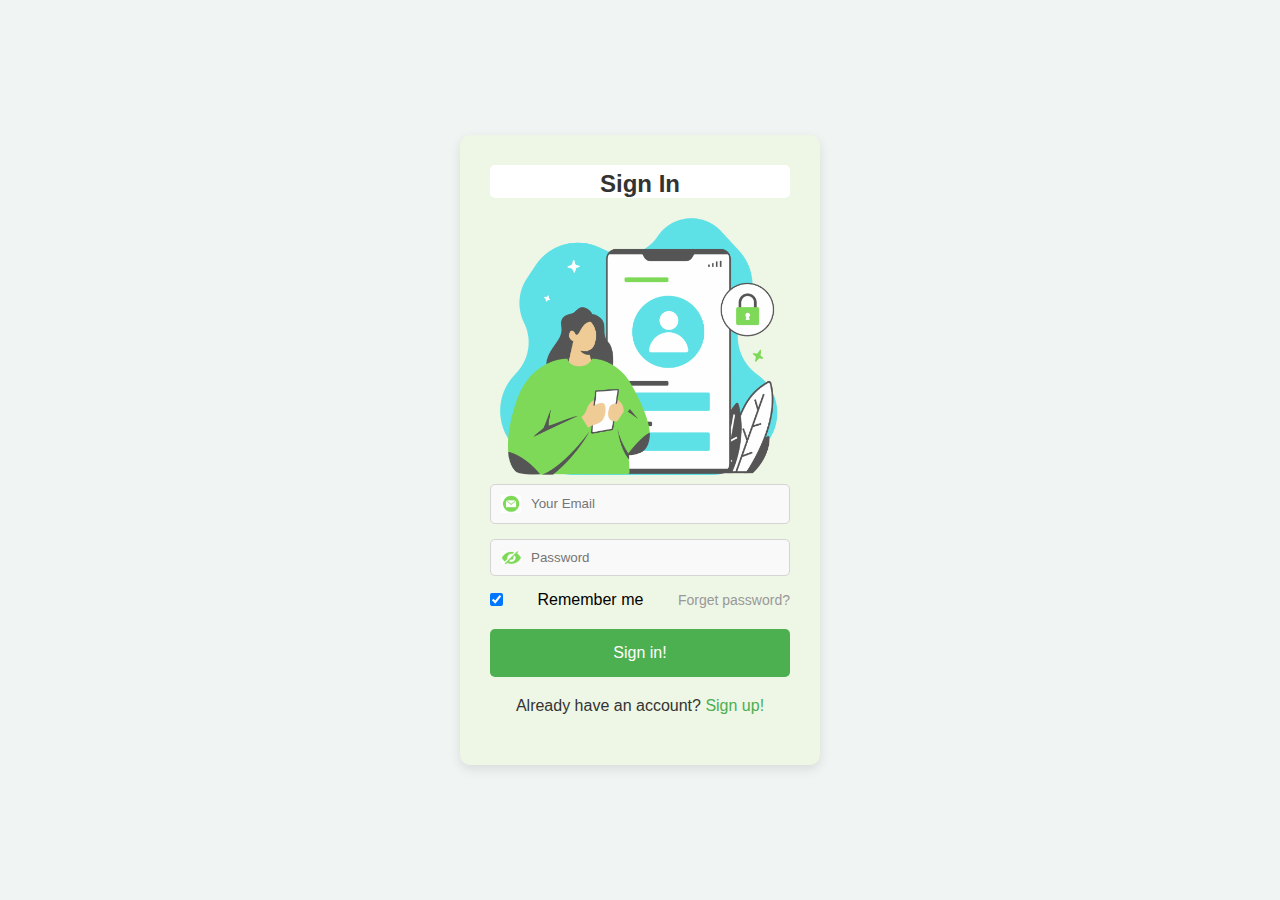
<file: index.html>
<!DOCTYPE html>
<html lang="en">
<head>
    <meta charset="UTF-8">
    <meta name="viewport" content="width=device-width, initial-scale=1.0">
    <title>FinDoc</title>
    <link rel="stylesheet" href="styles.css">
</head>
<body>
    <div class="container">
        <div class="login-box">
            <div class="logintext">
                <h2>Sign In</h2>
            </div>
          
            <div class="loginimg">
                <img src="Assets/Screenshot 2024-09-21 211648.png" alt="image">
            </div>
            <!-- Adding the form with correct IDs and onsubmit attribute -->
            <form onsubmit="login(); return false;">
                <div class="input-group">
                    <img src="Assets/email login.png" alt="Email">
                    <input type="email" id="userName" placeholder="Your Email" required>
                </div>
                <div class="input-group">
                    <img src="Assets/hidepassword.png" alt="Password">
                    <input type="password" id="userPassword" placeholder="Password" required>
                </div>
                <div class="remember">
                    <input type="checkbox" id="rememberMe" checked>
                    <label for="rememberMe">Remember me</label>
                    <a href="#" class="forgot">Forget password?</a>
                </div>
                <button type="submit">Sign in!</button>
            </form>

            <p class="signup">Already have an account? <a href="#">Sign up!</a></p>
        </div>
    </div>
    

    <script>
        function login() {
            let userName = document.getElementById('userName').value;
            let userPassword = document.getElementById('userPassword').value;

            if (userName === '' || userPassword === '') {
                alert('Please enter both username and password.');
            } else {
                // Redirect to Home.html after successful login
                window.location.href = 'Home.html';
            }
        }
    </script>
</body>
</html>
</file>
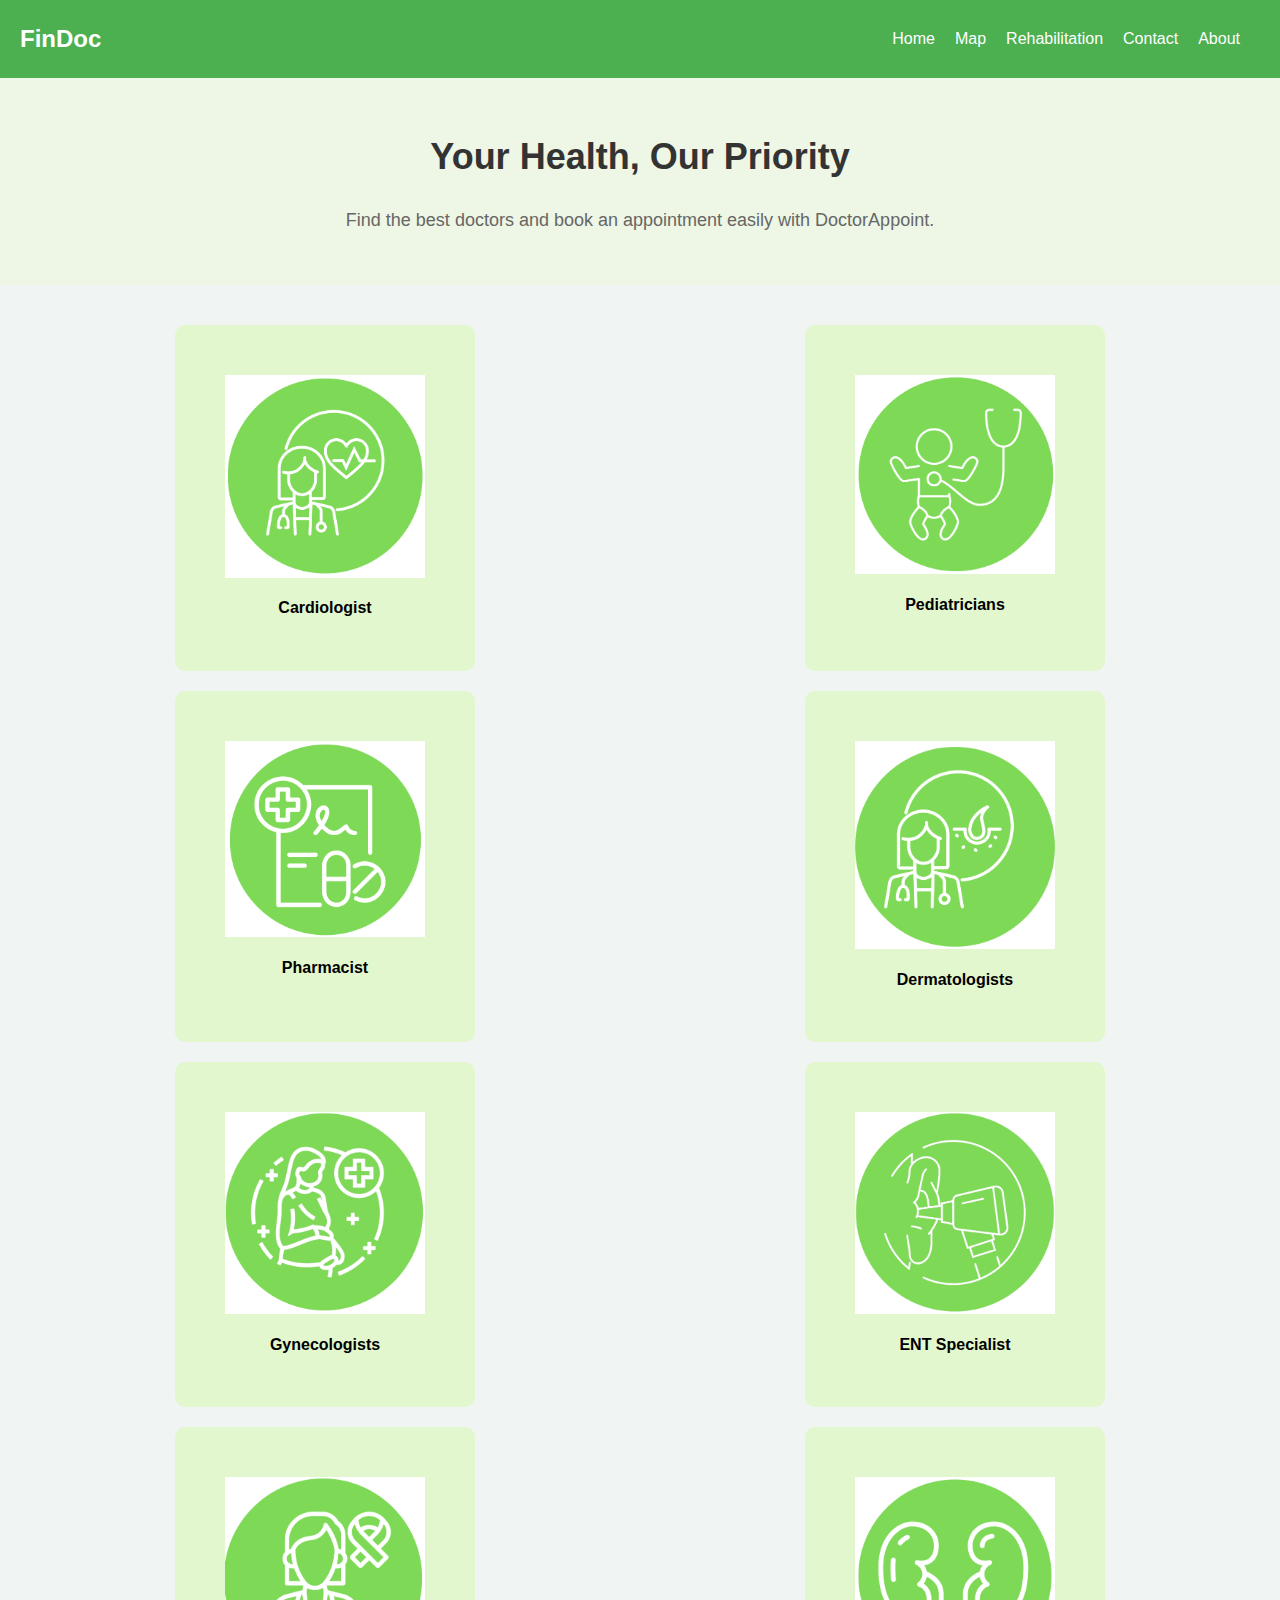
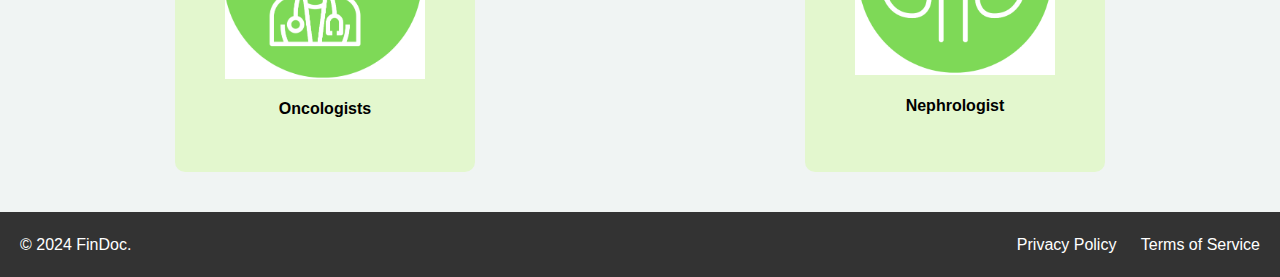
<file: category.html>
<!DOCTYPE html>
<html lang="en">
<head>
    <meta charset="UTF-8">
    <meta name="viewport" content="width=device-width, initial-scale=1.0">
    <title>FinDoc</title>
    <style>
    /* General Styles */
* {
    margin: 0;
    padding: 0;
    box-sizing: border-box;
    font-family: 'Arial', sans-serif;
}

body {
    background-color: #f0f4f3;
    line-height: 1.6;
}

/* Navbar */
.navbar {
    display: flex;
    justify-content: space-between;
    align-items: center;
    padding: 20px;
    background-color: #4caf50;
    color: white;
}

.logo h1 {
    font-size: 24px;
    color: white;
}

.nav-links {
    display: flex;
    list-style: none;
}

.nav-links li {
    margin-right: 20px;
}

.nav-links li a {
    text-decoration: none;
    color: white;
    font-size: 16px;
}

/* Hero Section */
.hero {
    background-color: #eef6e5;
    padding: 50px 0;
    text-align: center;
}

.hero-content h2 {
    font-size: 36px;
    color: #333;
}

.hero-content p {
    margin-top: 20px;
    font-size: 18px;
    color: #666;
}

.hero-btn {
    margin-top: 20px;
    padding: 10px 20px;
    background-color: #4caf50;
    color: white;
    text-decoration: none;
    border-radius: 5px;
}

.hero-btn:hover {
    background-color: #45a049;
}

/* Sections */
.section {
    padding: 40px 20px;
}

.section-header {
    display: flex;
    justify-content: space-between;
    align-items: center;
    margin-bottom: 20px;
}

.section-header h3 {
    font-size: 24px;
    color: #333;
}

.view-all {
    text-decoration: none;
    color: #4caf50;
    font-size: 14px;
}

.category-cards, .popular-doctors {
    display: flex;
    gap: 20px;
    justify-content: space-around;
}

.category-card, .doctor-card {
    background-color: #fff;
    padding: 15px;
    border-radius: 8px;
    box-shadow: 0 2px 10px rgba(0, 0, 0, 0.1);
    text-align: center;
    flex: 1;
    text-decoration: none;
    color: #333;
}

.category-card:hover, .doctor-card:hover {
    background-color: #f0f8e2;
    box-shadow: 0 4px 12px rgba(0, 0, 0, 0.2);
}

.category-card img, .doctor-card img {
    width: 100px;
    height: 100px;
    object-fit: cover;
    border-radius: 50%;
}

/* Feature Doctor Section */
.feature-doctor {
    display: flex;
    justify-content: space-between;
    align-items: center;
    padding: 20px;
    background-color: #fff;
    border-radius: 8px;
    box-shadow: 0 2px 10px rgba(0, 0, 0, 0.1);
    text-decoration: none;
}

.feature-info {
    flex-grow: 1;
    margin-left: 20px;
}

.feature-info h4 {
    font-size: 20px;
    color: #333;
}

.feature-info p {
    font-size: 14px;
    color: #888;
}

.rating {
    display: flex;
    justify-content: space-between;
    font-size: 14px;
    color: #4caf50;
}

.heart img {
    width: 30px;
    cursor: pointer;
}

/* Footer */
.footer {
    background-color: #333;
    color: white;
    padding: 20px 0;
    text-align: center;
}

.footer-content {
    display: flex;
    justify-content: space-between;
    align-items: center;
    flex-wrap: wrap;
    padding: 0 20px;
}

.footer-nav a {
    color: white;
    text-decoration: none;
    margin-left: 20px;
}

.footer-nav a:hover {
    text-decoration: underline;
}

/* Category Section */
.category-grid {
    display: grid;
    grid-template-columns: repeat(2, 1fr);
    gap: 20px;
    padding: 40px 20px;
    justify-items: center;
}

.category-item {
    background-color: #e3f7ce;
    border-radius: 10px;
    padding: 50px;
    text-align: center;
    width:300px;
    cursor: pointer;
    transition: all 0.3s ease;
}

.category-item:hover {
    background-color: #b4e1a3;
}

.category-item img {
    width: 200px;
    height: auto;
}

.category-item p {
    margin: 10px 0 0;
    font-size: 16px;
    font-weight: bold;
}
    </style>
</head>
<body>
    <!-- Navigation Bar -->
    <header class="navbar">
        <div class="logo">
            <h1>FinDoc</h1>
        </div>
        <nav>
            <ul class="nav-links">
                <li><a href="home.html">Home</a></li>
                <li><a href="map.html">Map</a></li>
                <li><a href="rehabilation.html">Rehabilitation</a></li>
                <li><a href="Contact us.html">Contact</a></li>
                <li><a href="about.html">About</a></li>
            </ul>
        </nav>
    </header>

    <!-- Hero Section -->
    <section class="hero">
        <div class="hero-content">
            <h2>Your Health, Our Priority</h2>
            <p>Find the best doctors and book an appointment easily with DoctorAppoint.</p>
        </div>
    </section>

    <!-- Category Section -->
    <section class="category-grid">
        <div class="category-item">
            <img src="Assets/cardiologist.png" alt="Cardiologist">
            <p>Cardiologist</p>
        </div>
        <div class="category-item">
            <img src="Assets/pedetritions.png" alt="Pediatricians">
            <p>Pediatricians</p>
        </div>
        <div class="category-item">
            <img src="Assets/pharmist.png" alt="Pharmacist">
            <p>Pharmacist</p>
        </div>
        <div class="category-item">
            <img src="Assets/dermatologist.png" alt="Dermatologists">
            <p>Dermatologists</p>
        </div>
        <div class="category-item">
            <img src="Assets/gyeconologist.png" alt="Gynecologists">
            <p>Gynecologists</p>
        </div>
        <div class="category-item">
            <img src="Assets/ENT.png" alt="ENT Specialist">
            <p>ENT Specialist</p>
        </div>
        <div class="category-item">
            <img src="Assets/oncologist.png" alt="Oncologists">
            <p>Oncologists</p>
        </div>
        <div class="category-item">
            <img src="Assets/nephro.png" alt="Nephrologist">
            <p>Nephrologist</p>
        </div>
    </section>

    <!-- Footer -->
    <footer class="footer">
        <div class="footer-content">
            <p>&copy; 2024 FinDoc.</p>
            <nav class="footer-nav">
                <a href="#">Privacy Policy</a>
                <a href="#">Terms of Service</a>
            </nav>
        </div>
    </footer>

</body>
</html>
</file>
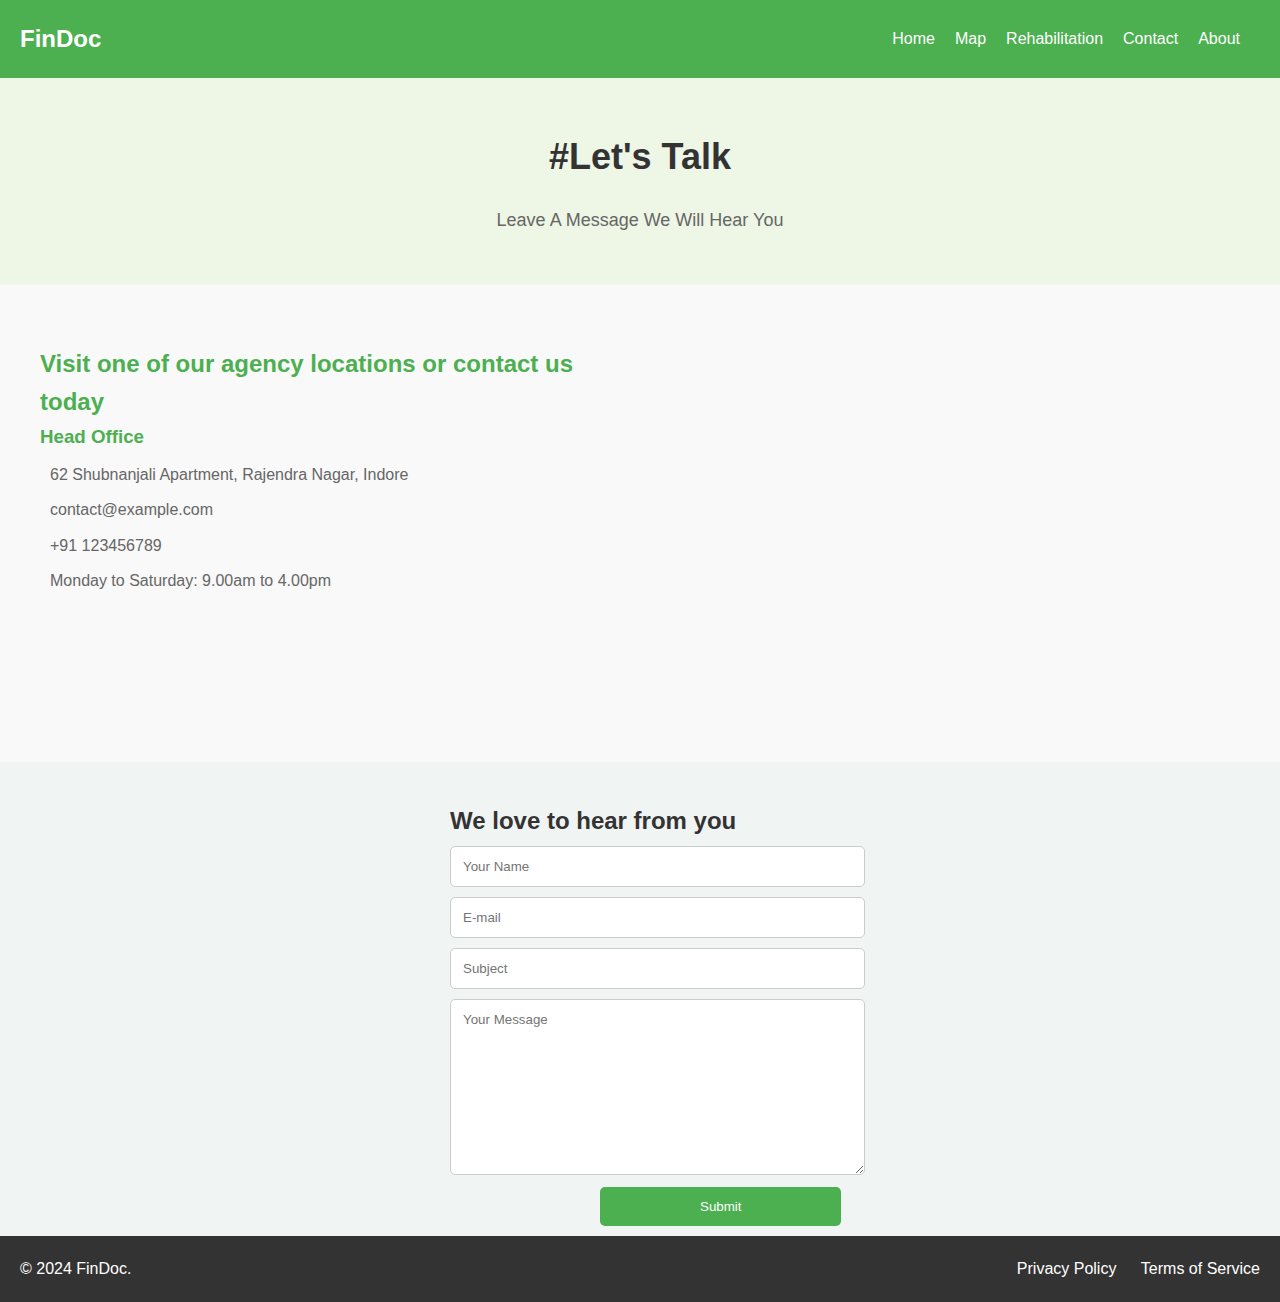
<file: Contact us.html>
<!DOCTYPE html>
<html lang="en">
<head>
    <meta charset="UTF-8">
    <meta name="viewport" content="width=device-width, initial-scale=1.0">
    <title>FinDoc</title>
    <style>
    /* General Styles */
* {
    margin: 0;
    padding: 0;
    box-sizing: border-box;
    font-family: 'Arial', sans-serif;
}

body {
    background-color: #f0f4f3;
    line-height: 1.6;
    color: #333;
}

/* Navbar */
.navbar {
    display: flex;
    justify-content: space-between;
    align-items: center;
    padding: 20px;
    background-color: #4caf50;
    color: white;
}

.logo h1 {
    font-size: 24px;
}

.nav-links {
    display: flex;
    list-style: none;
}

.nav-links li {
    margin-right: 20px;
}

.nav-links li a {
    text-decoration: none;
    color: white;
    font-size: 16px;
}

/* Hero Section */
.hero {
    background-color: #eef6e5;
    padding: 50px 0;
    text-align: center;
}

.hero-content h2 {
    font-size: 36px;
    color: #333;
}

.hero-content p {
    margin-top: 20px;
    font-size: 18px;
    color: #666;
}

.hero-btn {
    margin-top: 20px;
    padding: 10px 20px;
    background-color: #4caf50;
    color: white;
    text-decoration: none;
    border-radius: 5px;
}

.hero-btn:hover {
    background-color: #45a049;
}

/* Section Padding */
.section-p1 {
    padding: 60px 40px;
    background-color: #f9f9f9;
}

/* Contact Details Section */
#contact-details {
    display: flex;
    justify-content: space-between;
    align-items: flex-start;
}

#contact-details .details {
    width: 45%;
}

#contact-details h2, #contact-details h3 {
    color: #4caf50;
}

#contact-details li {
    margin: 10px 0;
    display: flex;
    align-items: center;
}

#contact-details li i {
    color: #4caf50;
    margin-right: 10px;
}

#contact-details li p {
    font-size: 16px;
    color: #666;
}

.map {
    width: 50%;
}

.map iframe {
    width: 100%;
    height: 350px;
    border-radius: 8px;
}

/* Form Styling */
#form-details {
    display: flex;
    justify-content: space-between;
    margin-top: 40px;
    margin-left: 450px;
}

#form-details form {
    width: 50%;
}

#form-details form input, 
#form-details form textarea {
    width: 100%;
    padding: 12px;
    margin: 5px 0;
    border: 1px solid #ccc;
    border-radius: 5px;
}

#form-details form button {
    background-color: #4caf50;
    color: #fff;
    border: none;
    padding: 12px 100px;
    cursor: pointer;
    border-radius: 5px;
    margin-left: 150px;
    margin-bottom: 10px;
}

#form-details form button:hover {
    background-color: #45a049;
}

/* Contact Team Styling */
.people {
    width: 35%;
}

.people div {
    text-align: center;
    margin-bottom: 20px;
}

.people img {
    width: 80px;
    height: 80px;
    border-radius: 50%;
    margin-bottom: 10px;
}

.people p {
    font-size: 16px;
    color: #333;
}

.people span {
    color: #4caf50;
    font-weight: bold;
}

/* Newsletter Section */
#newsletter {
    background-color: #f9f9f9;
    padding: 40px 0;
    display: flex;
    justify-content: space-between;
    align-items: center;
}

#newsletter .newstext {
    width: 60%;
}

#newsletter h4 {
    color: #4caf50;
    font-size: 1.8rem;
}

#newsletter p {
    font-size: 1.2rem;
}

#newsletter span {
    color: #ff4d4d;
}

#newsletter .form input {
    padding: 10px;
    border: 1px solid #ccc;
    width: 70%;
    border-radius: 5px;
}

#newsletter .form button {
    background-color: #4caf50;
    color: #fff;
    padding: 10px 20px;
    border: none;
    cursor: pointer;
    border-radius: 5px;
}

#newsletter .form button:hover {
    background-color: #45a049;
}

/* Footer */
.footer {
    background-color: #333;
    color: white;
    padding: 20px 0;
    text-align: center;
}

.footer-content {
    display: flex;
    justify-content: space-between;
    align-items: center;
    flex-wrap: wrap;
    padding: 0 20px;
}

.footer-nav a {
    color: white;
    text-decoration: none;
    margin-left: 20px;
}

.footer-nav a:hover {
    text-decoration: underline;
}

    </style>
</head>
<body>
    <!-- Navigation Bar -->
    <header class="navbar">
        <div class="logo">
            <h1>FinDoc</h1>
        </div>
        <nav>
            <ul class="nav-links">
                <li><a href="home.html">Home</a></li>
                <li><a href="map.html">Map</a></li>
                <li><a href="rehabilation.html">Rehabilitation</a></li>
                <li><a href="Contact us.html">Contact</a></li>
                <li><a href="about.html">About</a></li>
            </ul>
        </nav>
    </header>

    <!-- Hero Section -->
    <section class="hero">
        <div class="hero-content">
            <h2>#Let's Talk</h2>
            <p>Leave A Message We Will Hear You</p>
        </div>
    </section>

    <!-- Contact Section -->
    <section id="contact-details" class="section-p1">
        <div class="details">
            <h2>Visit one of our agency locations or contact us today</h2>
            <h3>Head Office</h3>
            <ul>
                <li><i class="fa fa-map"></i><p>62 Shubnanjali Apartment, Rajendra Nagar, Indore</p></li>
                <li><i class="fa fa-envelope"></i><p>contact@example.com</p></li>
                <li><i class="fa fa-phone"></i><p>+91 123456789</p></li>
                <li><i class="fa fa-clock"></i><p>Monday to Saturday: 9.00am to 4.00pm</p></li>
            </ul>
        </div>
        <div class="map">
            <iframe src="https://www.google.com/maps/embed?pb=!1m18!1m12!1m3!1d235527.4948257217!2d75.69903758875395!3d22.723888290091526!2m3!1f0!2f0!3f0!3m2!1i1024!2i768!4f13.1!3m3!1m2!1s0x3962fcad1b410ddb%3A0x96ec4da356240f4!2sIndore%2C%20Madhya%20Pradesh!5e0!3m2!1sen!2sin!4v1726993159395!5m2!1sen!2sin" width="600" height="450" style="border:0;" allowfullscreen="" loading="lazy" referrerpolicy="no-referrer-when-downgrade"></iframe>
        </div>
    </section>

    <!-- Form Section -->
    <section id="form-details">
        <form action="">
            <h2>We love to hear from you</h2>
            <input type="text" placeholder="Your Name">
            <input type="email" placeholder="E-mail">
            <input type="text" placeholder="Subject">
            <textarea cols="30" rows="10" placeholder="Your Message"></textarea>
            <button type="submit">Submit</button>
        </form>
    </section>

    <!-- Footer Section -->
    <footer class="footer">
        <div class="footer-content">
            <p>&copy; 2024 FinDoc.</p>
            <nav class="footer-nav">
                <a href="#">Privacy Policy</a>
                <a href="#">Terms of Service</a>
            </nav>
        </div>
    </footer>
</body>
</html>
</file>
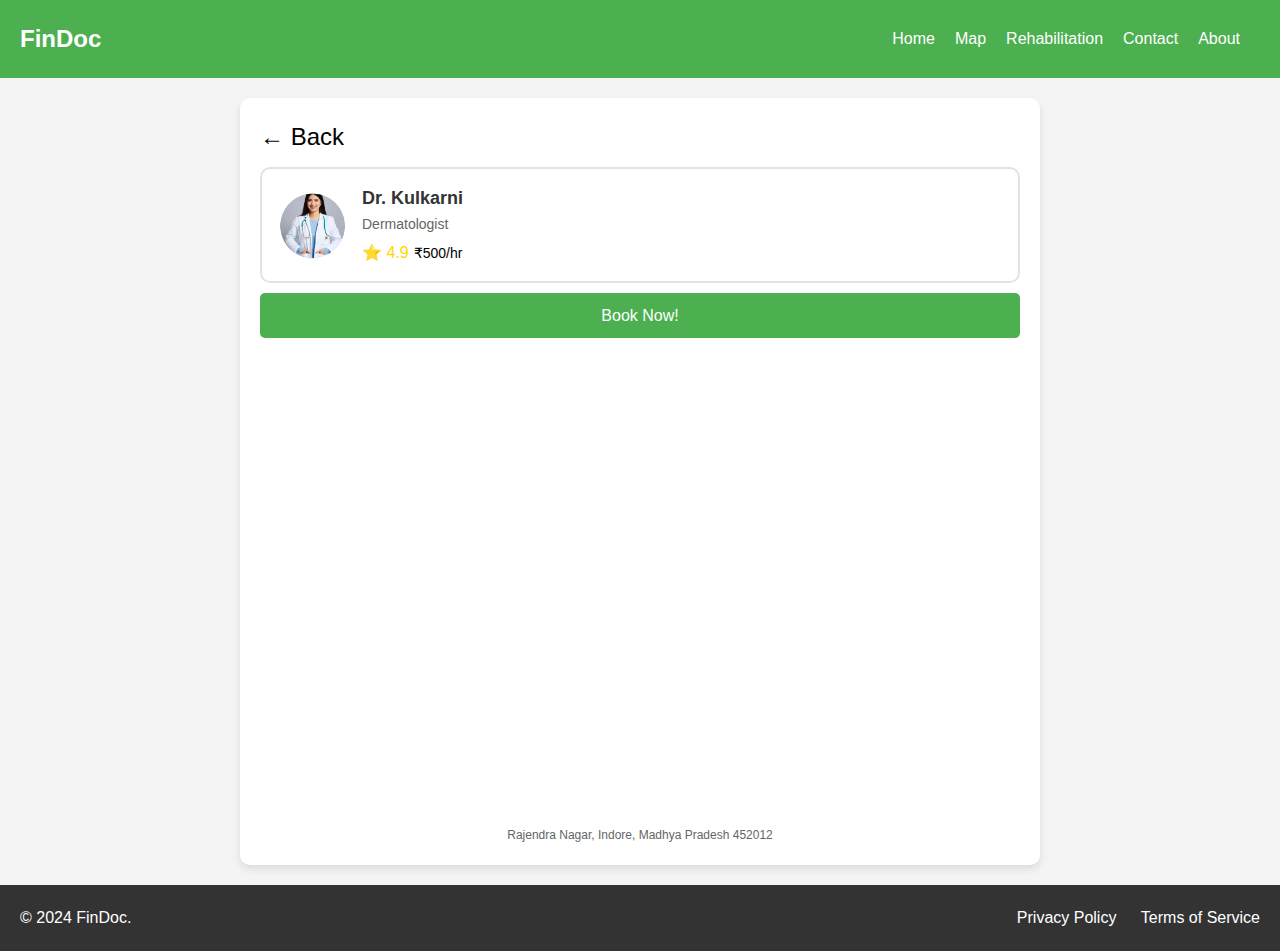
<file: docinfo.html>
<!DOCTYPE html>
<html lang="en">
<head>
    <meta charset="UTF-8">
    <meta name="viewport" content="width=device-width, initial-scale=1.0">
    <title>FinDoc</title>
    <style>
        * {
            margin: 0;
            padding: 0;
            box-sizing: border-box;
            font-family: 'Arial', sans-serif;
        }

        body {
            background-color: #f4f4f4;
            line-height: 1.6;
        }

        /* Navbar */
        .navbar {
            display: flex;
            justify-content: space-between;
            align-items: center;
            padding: 20px;
            background-color: #4caf50;
            color: white;
        }

        .logo h1 {
            font-size: 24px;
            color: white;
        }

        .nav-links {
            display: flex;
            list-style: none;
        }

        .nav-links li {
            margin-right: 20px;
        }

        .nav-links li a {
            text-decoration: none;
            color: white;
            font-size: 16px;
        }

        .cta button {
            background-color: white;
            color: #4caf50;
            border: none;
            padding: 10px 20px;
            border-radius: 5px;
            cursor: pointer;
        }

        .cta button:hover {
            background-color: #45a049;
            color: white;
        }

        /* Booking Page Styles */
        .booking-container {
            background-color: #fff;
            padding: 20px;
            border-radius: 10px;
            box-shadow: 0 4px 8px rgba(0, 0, 0, 0.1);
            max-width: 800px;
            margin: 20px auto;
        }

        .back-arrow {
            font-size: 24px;
            margin-bottom: 10px;
            cursor: pointer;
        }

        .doctor-card {
            display: flex;
            align-items: center;
            padding: 15px;
            border-radius: 10px;
            border: 2px solid #e3e3e3;
            flex-wrap: wrap;
        }

        .doctor-card img {
            border-radius: 50%;
            width: 70px;
            height: 70px;
        }

        .doctor-info {
            margin-left: 15px;
            flex: 1;
        }

        .doctor-info h3 {
            font-size: 18px;
            color: #333;
        }

        .doctor-info p {
            font-size: 14px;
            color: #666;
        }

        .rating {
            display: flex;
            align-items: center;
            margin-top: 5px;
        }

        .rating span {
            margin-right: 5px;
            font-size: 14px;
        }

        .rating .stars {
            color: gold;
            font-size: 16px;
        }

        .heart-icon {
            cursor: pointer;
        }

        .book-btn {
            display: block;
            width: 100%;
            padding: 10px;
            background-color: #4caf50;
            color: white;
            text-align: center;
            border-radius: 5px;
            text-decoration: none;
            margin-top: 10px;
        }

        .book-btn:hover {
            background-color: #45a049;
        }

        .map-section {
            margin-top: 20px;
            text-align: center;
        }

        #map {
            width: 100%;
            height: 300px;
            border-radius: 10px;
            box-shadow: 0 4px 8px rgba(0, 0, 0, 0.1);
        }

        .distance-info {
            display: flex;
            justify-content: space-between;
            margin-top: 10px;
            font-size: 14px;
        }

        .location-info {
            margin-top: 10px;
            font-size: 12px;
            color: #666;
            text-align: center;
        }

        /* Footer */
        .footer {
            background-color: #333;
            color: white;
            padding: 20px 0;
            text-align: center;
        }

        .footer-content {
            display: flex;
            justify-content: space-between;
            align-items: center;
            flex-wrap: wrap;
            padding: 0 20px;
        }

        .footer-nav a {
            color: white;
            text-decoration: none;
            margin-left: 20px;
        }

        .footer-nav a:hover {
            text-decoration: underline;
        }

        /* Responsive Design */
        @media (max-width: 768px) {
            .booking-container {
                max-width: 100%;
                padding: 15px;
            }

            .doctor-card {
                flex-direction: column;
                align-items: flex-start;
            }

            .doctor-card img {
                margin-bottom: 10px;
            }

            .heart-icon {
                align-self: flex-end;
                margin-top: 10px;
            }

            #map {
                height: 250px;
            }
        }

        @media (max-width: 480px) {
            .doctor-info h3 {
                font-size: 16px;
            }

            .doctor-info p {
                font-size: 13px;
            }

            .rating span {
                font-size: 12px;
            }

            .rating .stars {
                font-size: 14px;
            }

            .book-btn {
                padding: 8px 10px;
            }

            #map {
                height: 200px;
            }
        }
    </style>
</head>
<body>

    <!-- Navigation Bar -->
    <header class="navbar">
        <div class="logo">
            <h1>FinDoc</h1>
        </div>
        <nav>
            <ul class="nav-links">
                <li><a href="home.html">Home</a></li>
                <li><a href="map.html">Map</a></li>
                <li><a href="rehabilation.html">Rehabilitation</a></li>
                <li><a href="Contact us.html">Contact</a></li>
                <li><a href="about.html">About</a></li>
            </ul>
        </nav>
    </header>

    <!-- Booking Section -->
    <div class="booking-container">
        <!-- Back Arrow -->
        <div class="back-arrow">
            <span>&larr;</span> Back
        </div>

        <!-- Doctor Details -->
        <div class="doctor-card">
            <img src="Assets/DOC1.png" alt="Doctor Image">
            <div class="doctor-info">
                <h3>Dr. Kulkarni</h3>
                <p>Dermatologist</p>
                <div class="rating">
                    <span class="stars">⭐ 4.9</span>
                    <span>₹500/hr</span>
                </div>
            </div>
            </div>

        <!-- Book Button -->
        <a href="booking.html" class="book-btn">Book Now!</a>

        <!-- Map Section -->
        <div class="map-section">
            <iframe src="https://www.google.com/maps/embed?pb=!1m18!1m12!1m3!1d235527.4948257217!2d75.69903758875395!3d22.723888290091526!2m3!1f0!2f0!3f0!3m2!1i1024!2i768!4f13.1!3m3!1m2!1s0x3962fcad1b410ddb%3A0x96ec4da356240f4!2sIndore%2C%20Madhya%20Pradesh!5e0!3m2!1sen!2sin!4v1726993159395!5m2!1sen!2sin" width="600" height="450" style="border:0;" allowfullscreen="" loading="lazy" referrerpolicy="no-referrer-when-downgrade"></iframe>
        </div>

        <!-- Location Info -->
        <div class="location-info">
            Rajendra Nagar, Indore, Madhya Pradesh 452012
        </div>
    </div>

    <!-- Footer -->
    <footer class="footer">
        <div class="footer-content">
            <p>&copy; 2024 FinDoc.</p>
            <nav class="footer-nav">
                <a href="#">Privacy Policy</a>
                <a href="#">Terms of Service</a>
            </nav>
        </div>
    </footer>
</body>
</html>
</file>
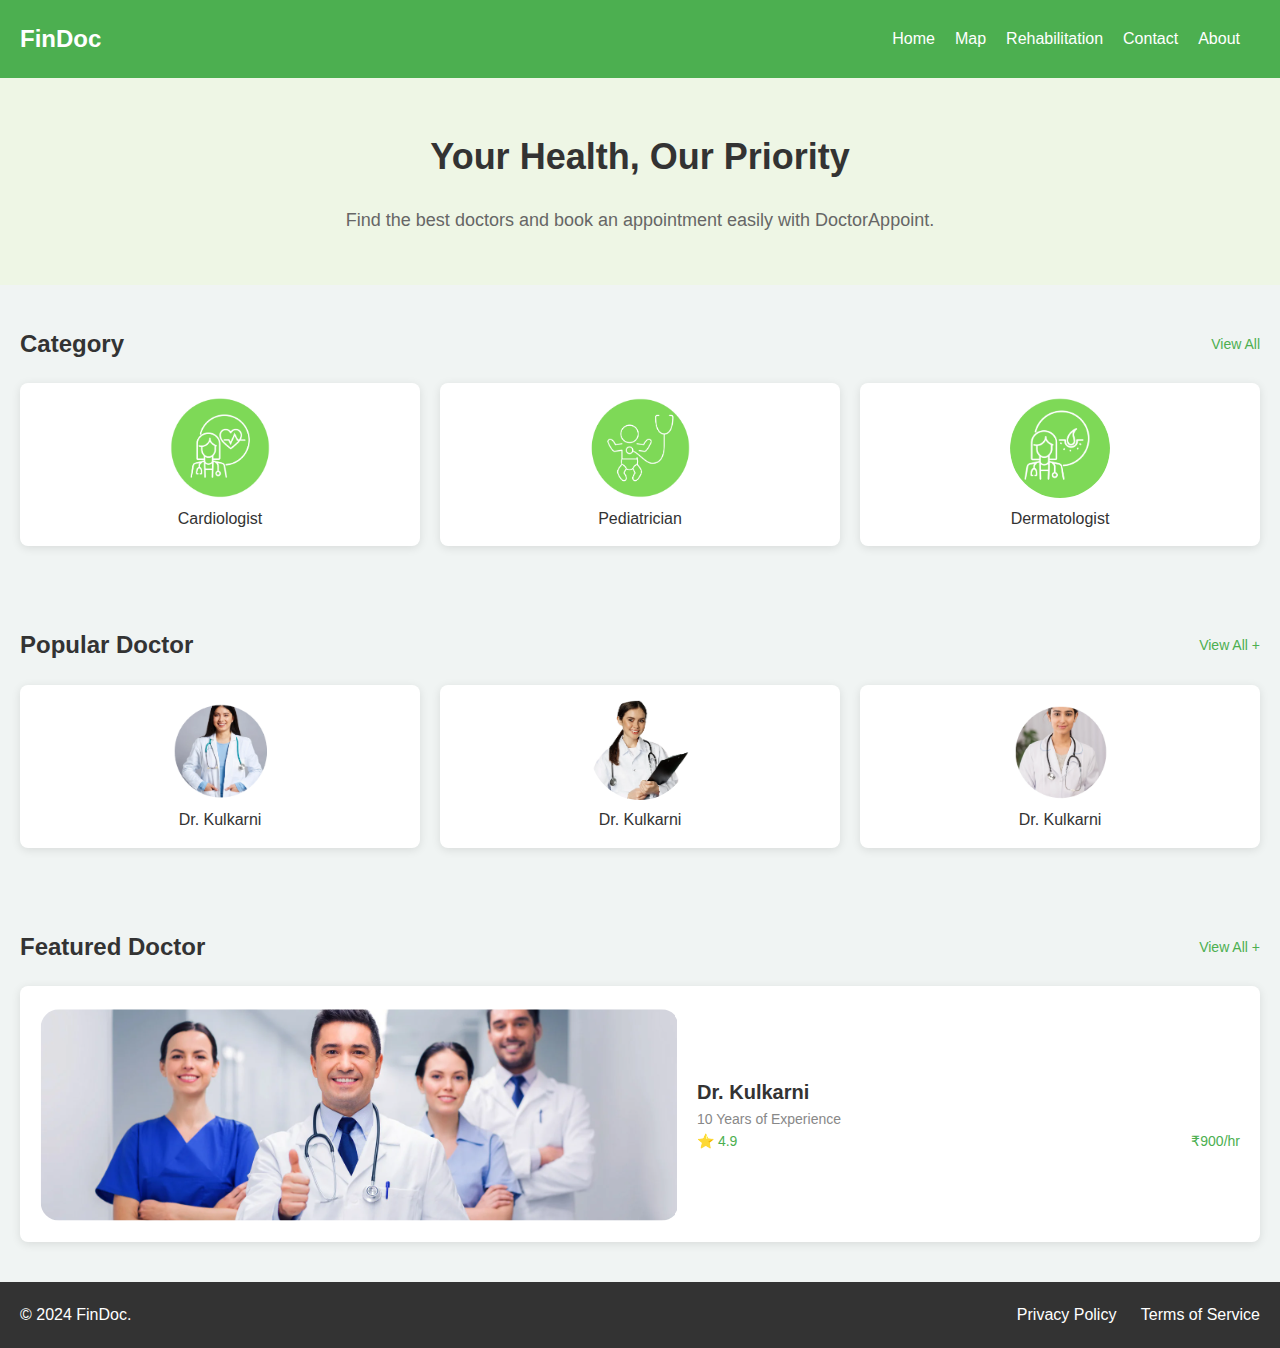
<file: home.html>
<!DOCTYPE html>
<html lang="en">
<head>
    <meta charset="UTF-8">
    <meta name="viewport" content="width=device-width, initial-scale=1.0">
    <title>FinDoc</title>
    <style>
    /* General Styles */
* {
    margin: 0;
    padding: 0;
    box-sizing: border-box;
    font-family: 'Arial', sans-serif;
}

body {
    background-color: #f0f4f3;
    line-height: 1.6;
}

/* Navbar */
.navbar {
    display: flex;
    justify-content: space-between;
    align-items: center;
    padding: 20px;
    background-color: #4caf50;
    color: white;
}

.logo h1 {
    font-size: 24px;
    color: white;
}

.nav-links {
    display: flex;
    list-style: none;
}

.nav-links li {
    margin-right: 20px;
}

.nav-links li a {
    text-decoration: none;
    color: white;
    font-size: 16px;
}

/* Hero Section */
.hero {
    background-color: #eef6e5;
    padding: 50px 0;
    text-align: center;
}

.hero-content h2 {
    font-size: 36px;
    color: #333;
}

.hero-content p {
    margin-top: 20px;
    font-size: 18px;
    color: #666;
}

.hero-btn {
    margin-top: 20px;
    padding: 10px 20px;
    background-color: #4caf50;
    color: white;
    text-decoration: none;
    border-radius: 5px;
}

.hero-btn:hover {
    background-color: #45a049;
}

/* Sections */
.section {
    padding: 40px 20px;
}

.section-header {
    display: flex;
    justify-content: space-between;
    align-items: center;
    margin-bottom: 20px;
}

.section-header h3 {
    font-size: 24px;
    color: #333;
}

.view-all {
    text-decoration: none;
    color: #4caf50;
    font-size: 14px;
}

.category-cards, .popular-doctors {
    display: flex;
    gap: 20px;
    justify-content: space-around;
}

.category-card, .doctor-card {
    background-color: #fff;
    padding: 15px;
    border-radius: 8px;
    box-shadow: 0 2px 10px rgba(0, 0, 0, 0.1);
    text-align: center;
    flex: 1;
    text-decoration: none;
    color: #333;
}

.category-card:hover, .doctor-card:hover {
    background-color: #f0f8e2;
    box-shadow: 0 4px 12px rgba(0, 0, 0, 0.2);
}

.category-card img, .doctor-card img {
    width: 100px;
    height: 100px;
    object-fit: cover;
    border-radius: 50%;
}

/* Feature Doctor Section */
.feature-doctor {
    display: flex;
    justify-content: space-between;
    align-items: center;
    padding: 20px;
    background-color: #fff;
    border-radius: 8px;
    box-shadow: 0 2px 10px rgba(0, 0, 0, 0.1);
    text-decoration: none;
}

.feature-info {
    flex-grow: 1;
    margin-left: 20px;
}

.feature-info h4 {
    font-size: 20px;
    color: #333;
}

.feature-info p {
    font-size: 14px;
    color: #888;
}

.rating {
    display: flex;
    justify-content: space-between;
    font-size: 14px;
    color: #4caf50;
}

.heart img {
    width: 30px;
    cursor: pointer;
}

/* Footer */
.footer {
    background-color: #333;
    color: white;
    padding: 20px 0;
    text-align: center;
}

.footer-content {
    display: flex;
    justify-content: space-between;
    align-items: center;
    flex-wrap: wrap;
    padding: 0 20px;
}

.footer-nav a {
    color: white;
    text-decoration: none;
    margin-left: 20px;
}

.footer-nav a:hover {
    text-decoration: underline;
}

    </style>
</head>
<body>
    <!-- Navigation Bar -->
    <header class="navbar">
        <div class="logo">
            <h1>FinDoc</h1>
        </div>
        <nav>
            <ul class="nav-links">
                <li><a href="home.html">Home</a></li>
                <li><a href="map.html">Map</a></li>
                <li><a href="rehabilation.html">Rehabilitation</a></li>
                <li><a href="Contact us.html">Contact</a></li>
                <li><a href="about.html">About</a></li>
            </ul>
        </nav>
    </header>

    <!-- Hero Section -->
    <section class="hero">
        <div class="hero-content">
            <h2>Your Health, Our Priority</h2>
            <p>Find the best doctors and book an appointment easily with DoctorAppoint.</p>
        </div>
    </section>

    <!-- Categories Section -->
    <section class="section category-section">
        <div class="container">
            <div class="section-header">
                <h3>Category</h3>
                <a href="category.html" class="view-all">View All</a>
            </div>
            <div class="category-cards">
                <a href="#" class="category-card">
                    <img src="Assets/cardiologist.png" alt="Cardiologist">
                    <p>Cardiologist</p>
                </a>
                <a href="#" class="category-card">
                    <img src="Assets/pedetritions.png" alt="Pediatrician">
                    <p>Pediatrician</p>
                </a>
                <a href="#" class="category-card">
                    <img src="Assets/dermatologist.png" alt="Dermatologist">
                    <p>Dermatologist</p>
                </a>
            </div>
        </div>
    </section>

    <!-- Popular Doctor Section -->
    <section class="section popular-doctor-section">
        <div class="container">
            <div class="section-header">
                <h3>Popular Doctor</h3>
                <a href="#" class="view-all">View All +</a>
            </div>
            <div class="popular-doctors">
                <a href="docinfo.html" class="doctor-card">
                    <img src="Assets/DOC1.png" alt="Dr. Kulkarni">
                    <p>Dr. Kulkarni</p>
                </a>
                <a href="docinfo.html" class="doctor-card">
                    <img src="Assets/DOC2.png" alt="Dr. Kulkarni">
                    <p>Dr. Kulkarni</p>
                </a>
                <a href="docinfo.html" class="doctor-card">
                    <img src="Assets/DOC6.png" alt="Dr. Kulkarni">
                    <p>Dr. Kulkarni</p>
                </a>
            </div>
        </div>
    </section>

    <!-- Featured Doctor Section -->
    <section class="section feature-doctor-section">
        <div class="container">
            <div class="section-header">
                <h3>Featured Doctor</h3>
                <a href="#" class="view-all">View All +</a>
            </div>
            <div class="feature-doctor">
                <img src="Assets/BANNER.png" alt="Dr. Kulkarni">
                <div class="feature-info">
                    <h4>Dr. Kulkarni</h4>
                    <p>10 Years of Experience</p>
                    <div class="rating">
                        <span>⭐ 4.9</span>
                        <span>₹900/hr</span>
                    </div>
                </div>
            </div>
        </div>
    </section>

    <!-- Footer -->
    <footer class="footer">
        <div class="footer-content">
            <p>&copy; 2024 FinDoc.</p>
            <nav class="footer-nav">
                <a href="#">Privacy Policy</a>
                <a href="#">Terms of Service</a>
            </nav>
        </div>
    </footer>

</body>
</html>
</file>
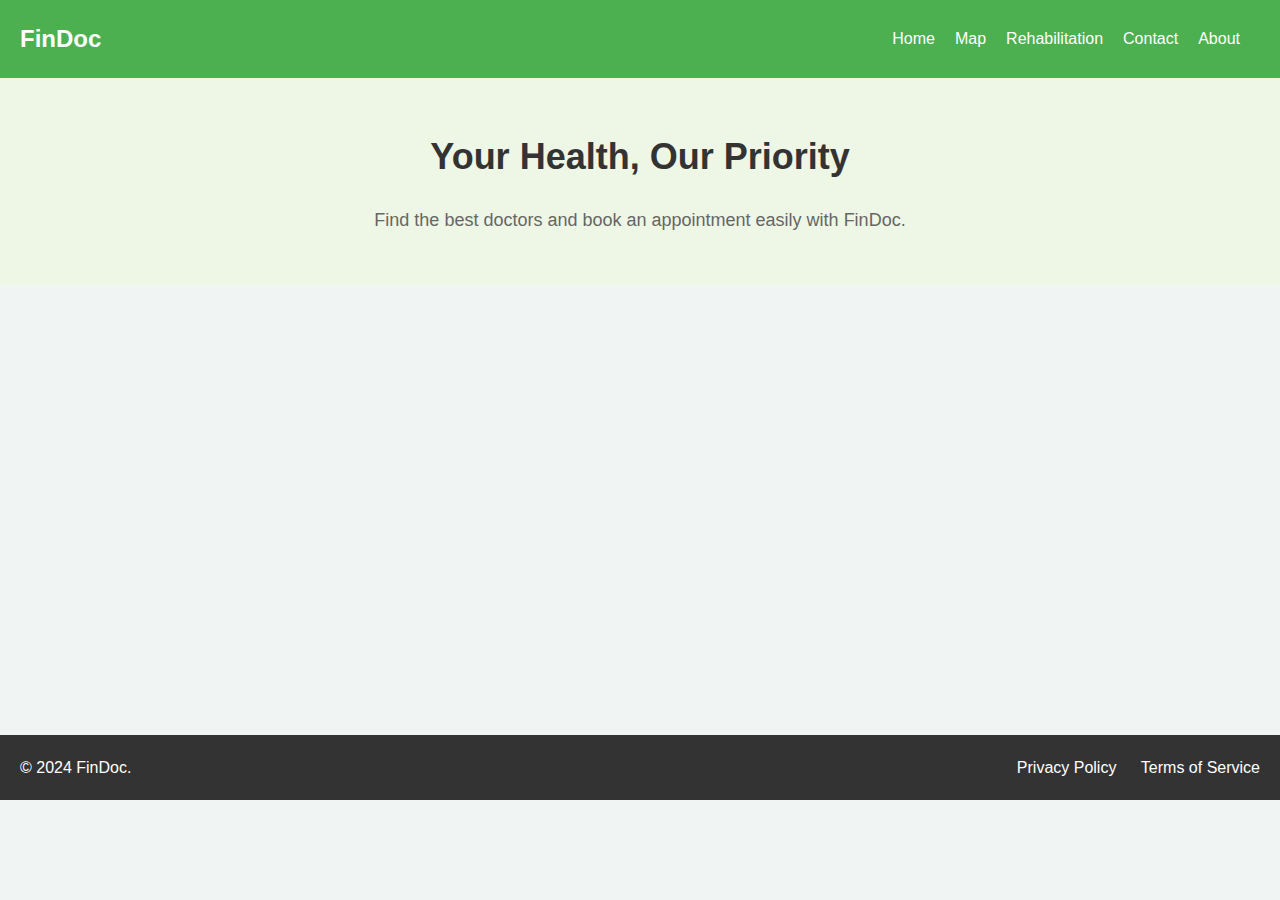
<file: map.html>
<!DOCTYPE html>
<html lang="en">
<head>
    <meta charset="UTF-8">
    <meta name="viewport" content="width=device-width, initial-scale=1.0">
    <title>FinDoc</title>
    <style>
    /* General Styles */
* {
    margin: 0;
    padding: 0;
    box-sizing: border-box;
    font-family: 'Arial', sans-serif;
}

body {
    background-color: #f0f4f3;
    line-height: 1.6;
}

/* Navbar */
.navbar {
    display: flex;
    justify-content: space-between;
    align-items: center;
    padding: 20px;
    background-color: #4caf50;
    color: white;
}

.logo h1 {
    font-size: 24px;
    color: white;
}

.nav-links {
    display: flex;
    list-style: none;
}

.nav-links li {
    margin-right: 20px;
}

.nav-links li a {
    text-decoration: none;
    color: white;
    font-size: 16px;
}

/* Hero Section */
.hero {
    background-color: #eef6e5;
    padding: 50px 0;
    text-align: center;
}

.hero-content h2 {
    font-size: 36px;
    color: #333;
}

.hero-content p {
    margin-top: 20px;
    font-size: 18px;
    color: #666;
}

.hero-btn {
    margin-top: 20px;
    padding: 10px 20px;
    background-color: #4caf50;
    color: white;
    text-decoration: none;
    border-radius: 5px;
}

.hero-btn:hover {
    background-color: #45a049;
}
.map{
     width: 60%;
     height: 70%;
     display: flex;
     align-items: center;
     margin-left: 450px;

}

/* Footer */
.footer {
    background-color: #333;
    color: white;
    padding: 20px 0;
    text-align: center;
}

.footer-content {
    display: flex;
    justify-content: space-between;
    align-items: center;
    flex-wrap: wrap;
    padding: 0 20px;
}

.footer-nav a {
    color: white;
    text-decoration: none;
    margin-left: 20px;
}

.footer-nav a:hover {
    text-decoration: underline;
}

    </style>
</head>
<body>
    <!-- Navigation Bar -->
    <header class="navbar">
        <div class="logo">
            <h1>FinDoc</h1>
        </div>
        <nav>
            <ul class="nav-links">
                <li><a href="home.html">Home</a></li>
                <li><a href="map.html">Map</a></li>
                <li><a href="rehabilation.html">Rehabilitation</a></li>
                <li><a href="Contact us.html">Contact</a></li>
                <li><a href="about.html">About</a></li>
            </ul>
        </nav>
    </header>

    <!-- Hero Section -->
    <section class="hero">
        <div class="hero-content">
            <h2>Your Health, Our Priority</h2>
            <p>Find the best doctors and book an appointment easily with FinDoc.</p>
        </div>
    </section>
    <!-- Map  -->
    <section class="map">
        <iframe src="https://www.google.com/maps/embed?pb=!1m18!1m12!1m3!1d235527.4948257217!2d75.69903758875395!3d22.723888290091526!2m3!1f0!2f0!3f0!3m2!1i1024!2i768!4f13.1!3m3!1m2!1s0x3962fcad1b410ddb%3A0x96ec4da356240f4!2sIndore%2C%20Madhya%20Pradesh!5e0!3m2!1sen!2sin!4v1726993159395!5m2!1sen!2sin" width="600" height="450" style="border:0;" allowfullscreen="" loading="lazy" referrerpolicy="no-referrer-when-downgrade"></iframe>
    </section>
   
    <!-- Footer -->
    <footer class="footer">
        <div class="footer-content">
            <p>&copy; 2024 FinDoc.</p>
            <nav class="footer-nav">
                <a href="#">Privacy Policy</a>
                <a href="#">Terms of Service</a>
            </nav>
        </div>
    </footer>

</body>
</html>
</file>
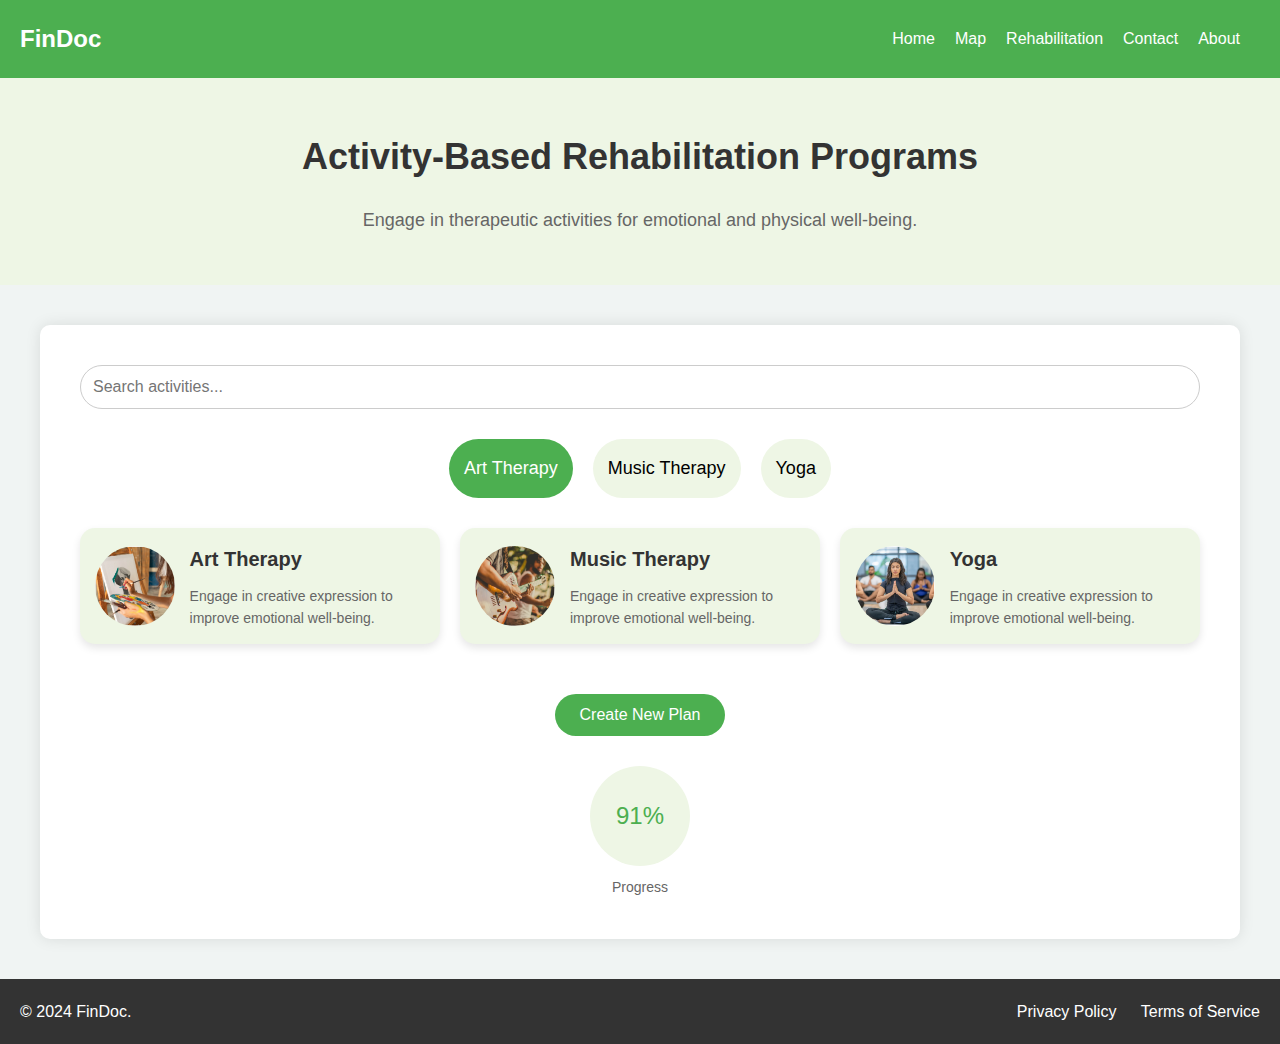
<file: rehabilation.html>
<!DOCTYPE html>
<html lang="en">
<head>
    <meta charset="UTF-8">
    <meta name="viewport" content="width=device-width, initial-scale=1.0">
    <title>FinDoc</title>
    <style>
        /* General Styles */
        * {
            margin: 0;
            padding: 0;
            box-sizing: border-box;
            font-family: 'Arial', sans-serif;
        }

        body {
            background-color: #f0f4f3;
            line-height: 1.6;
        }

        /* Navbar */
        .navbar {
            display: flex;
            justify-content: space-between;
            align-items: center;
            padding: 20px;
            background-color: #4caf50;
            color: white;
        }

        .logo h1 {
            font-size: 24px;
            color: white;
        }

        .nav-links {
            display: flex;
            list-style: none;
        }

        .nav-links li {
            margin-right: 20px;
        }

        .nav-links li a {
            text-decoration: none;
            color: white;
            font-size: 16px;
        }

        /* Hero Section */
        .hero {
            background-color: #eef6e5;
            padding: 50px 0;
            text-align: center;
        }

        .hero-content h2 {
            font-size: 36px;
            color: #333;
        }

        .hero-content p {
            margin-top: 20px;
            font-size: 18px;
            color: #666;
        }

        /* Main Container */
        .container {
            max-width: 1200px;
            margin: 40px auto;
            padding: 40px;
            background-color: white;
            border-radius: 10px;
            box-shadow: 0 0 15px rgba(0, 0, 0, 0.1);
        }

        /* Search Bar */
        .search-bar {
            width: 100%;
            padding: 12px;
            border: 1px solid #ccc;
            border-radius: 25px;
            font-size: 16px;
            margin-bottom: 30px;
        }

        /* Tabs */
        .tabs {
            display: flex;
            justify-content: center;
            gap: 20px;
            margin-bottom: 30px;
        }

        .tab {
            padding: 15px;
            border-radius: 30px;
            font-size: 18px;
            background-color: #eef6e5;
            cursor: pointer;
            transition: background-color 0.3s ease;
        }

        .tab.active, .tab:hover {
            background-color: #4caf50;
            color: white;
        }

        /* Activity List */
        .activity-list {
            display: grid;
            grid-template-columns: repeat(auto-fit, minmax(250px, 1fr));
            grid-gap: 20px;
            margin-bottom: 40px;
        }

        .activity-item {
            display: flex;
            align-items: center;
            background-color: #eef6e5;
            padding: 15px;
            border-radius: 15px;
            transition: transform 0.2s;
            box-shadow: 0 4px 8px rgba(0, 0, 0, 0.1);
        }

        .activity-item:hover {
            transform: scale(1.05);
        }

        .activity-item img {
            width: 80px;
            height: 80px;
            border-radius: 50%;
            margin-right: 15px;
        }

        .activity-item .details h4 {
            font-size: 20px;
            color: #333;
            margin-bottom: 10px;
        }

        .activity-item .details p {
            font-size: 14px;
            color: #666;
        }

        /* Personalized Recovery Plans */
        .personalized-section {
            text-align: center;
            margin-top: 50px;
        }

        .personalized-section button {
            background-color: #4caf50;
            color: white;
            border: none;
            padding: 12px 25px;
            border-radius: 30px;
            font-size: 16px;
            margin-bottom: 30px;
            cursor: pointer;
        }

        .personalized-section .progress-circle {
            width: 100px;
            height: 100px;
            border-radius: 50%;
            background-color: #eef6e5;
            display: flex;
            justify-content: center;
            align-items: center;
            font-size: 24px;
            color: #4caf50;
            margin: auto;
        }

        .personalized-section .progress-text {
            margin-top: 10px;
            color: #666;
            font-size: 14px;
        }

        /* Footer */
        .footer {
            background-color: #333;
            color: white;
            padding: 20px 0;
            text-align: center;
        }

        .footer-content {
            display: flex;
            justify-content: space-between;
            align-items: center;
            flex-wrap: wrap;
            padding: 0 20px;
        }

        .footer-nav a {
            color: white;
            text-decoration: none;
            margin-left: 20px;
        }

        .footer-nav a:hover {
            text-decoration: underline;
        }

        /* Responsive Design */
        @media (max-width: 768px) {
            .activity-item {
                flex-direction: column;
                text-align: center;
            }

            .activity-item img {
                margin: 0 0 10px 0;
            }

            .activity-item .details h4 {
                font-size: 18px;
            }

            .tabs {
                flex-direction: column;
            }

            .tab {
                margin-bottom: 10px;
            }
        }
    </style>
</head>
<body>

    <!-- Navigation Bar -->
    <header class="navbar">
        <div class="logo">
            <h1>FinDoc</h1>
        </div>
        <nav>
            <ul class="nav-links">
                <li><a href="home.html">Home</a></li>
                <li><a href="map.html">Map</a></li>
                <li><a href="rehabilation.html">Rehabilitation</a></li>
                <li><a href="Contact us.html">Contact</a></li>
                <li><a href="about.html">About</a></li>
            </ul>
        </nav>
    </header>

    <!-- Hero Section -->
    <section class="hero">
        <div class="hero-content">
            <h2>Activity-Based Rehabilitation Programs</h2>
            <p>Engage in therapeutic activities for emotional and physical well-being.</p>
        </div>
    </section>

    <!-- Main Content -->
    <div class="container">
        <!-- Search Bar -->
        <input type="text" class="search-bar" placeholder="Search activities..." oninput="searchActivities()">

        <!-- Tabs -->
        <div class="tabs">
            <div class="tab active" onclick="switchTab('art')">Art Therapy</div>
            <div class="tab" onclick="switchTab('music')">Music Therapy</div>
            <div class="tab" onclick="switchTab('yoga')">Yoga</div>
        </div>

        <!-- Activity List -->
        <div class="activity-list" id="activityList">
            <div class="activity-item" data-category="art">
                <img src="Assets/art.png" alt="Art Therapy">
                <div class="details">
                    <h4>Art Therapy</h4>
                    <p>Engage in creative expression to improve emotional well-being.</p>
                </div>
            </div>

            <div class="activity-item" data-category="music">
                <img src="Assets/music.png" alt="Music Therapy">
                <div class="details">
                    <h4>Music Therapy</h4>
                    <p>Engage in creative expression to improve emotional well-being.</p>
                </div>
            </div>

            <div class="activity-item" data-category="yoga">
                <img src="Assets/yoga.png" alt="Yoga">
                <div class="details">
                    <h4>Yoga</h4>
                    <p>Engage in creative expression to improve emotional well-being.</p>
                </div>
            </div>
        </div>

        <!-- Personalized Recovery Plans -->
        <div class="personalized-section">
            <button onclick="createNewPlan()">Create New Plan</button>

            <div class="progress-circle" id="progressCircle">
                91%
            </div>
            <div class="progress-text">Progress</div>
        </div>
    </div>

    <!-- Footer -->
    <footer class="footer">
        <div class="footer-content">
            <p>&copy; 2024 FinDoc.</p>
            <nav class="footer-nav">
                <a href="#">Privacy Policy</a>
                <a href="#">Terms of Service</a>
            </nav>
        </div>
    </footer>

    <script>
        // Switch Tab Function
        function switchTab(tab) {
            // Remove 'active' class from all tabs
            document.querySelectorAll('.tab').forEach(tabElement => {
                tabElement.classList.remove('active');
            });

            // Add 'active' class to the clicked tab
            document.querySelectorAll('.tab').forEach(tabElement => {
                if (tabElement.textContent.includes(tab.charAt(0).toUpperCase() + tab.slice(1))) {
                    tabElement.classList.add('active');
                }
            });

            // Show relevant activities
            document.querySelectorAll('.activity-item').forEach(activity => {
                activity.style.display = activity.dataset.category === tab ? 'flex' : 'none';
            });
        }
    </script>

</body>
</html>
</file>
<file: styles.css>
/* Global Styles */
* {
    margin: 0;
    padding: 0;
    box-sizing: border-box;
    font-family: 'Arial', sans-serif;
}

body {
    display: flex;
    justify-content: center;
    align-items: center;
    height: 100vh;
    background-color: #f0f4f3;
}

/* Container */
.container {
    width: 100%;
    max-width: 400px;
    padding: 20px;
}

/* Login Box Styles */
.login-box {
    background-color: #eef6e5;
    border-radius: 10px;
    box-shadow: 0px 4px 12px rgba(0, 0, 0, 0.1);
    padding: 30px;
    text-align: center;
}

.loginimg img {
    width: 300px;
    height: auto;
}

.logintext {
    background-color: #ffffff;
    width: 100%;
    text-align: center;
    border-radius: 5px;
    font-weight: bold;
    padding: 5px 5px 0 5px;
}

/* Back Arrow Styles */
.back-arrow {
    text-align: left;
}

.back-arrow img {
    width: 20px;
    cursor: pointer;
}

/* Typography */
h2 {
    margin-bottom: 10px;
    color: #333333;
    font-size: 24px;
}

p {
    color: #4caf50;
    margin-bottom: 20px;
}

/* Form Styles */
form {
    margin-bottom: 20px;
}

.input-group {
    display: flex;
    align-items: center;
    border: 1px solid #d4d4d4;
    border-radius: 5px;
    margin-bottom: 15px;
    padding: 10px;
    background-color: #f9f9f9;
}

.input-group img {
    width: 20px;
    margin-right: 10px;
}

input[type="email"],
input[type="password"] {
    width: 100%;
    border: none;
    outline: none;
    background-color: transparent;
}

/* Remember me and Forgot password */
.remember {
    display: flex;
    justify-content: space-between;
    align-items: center;
    margin-bottom: 20px;
}

button {
    width: 100%;
    padding: 15px;
    background-color: #4caf50;
    color: white;
    border: none;
    border-radius: 5px;
    font-size: 16px;
    cursor: pointer;
    transition: background-color 0.3s;
}

button:hover {
    background-color: #45a049;
}

/* Link Styles */
.forgot {
    font-size: 14px;
    color: #999999;
    text-decoration: none;
}

.signup {
    color: #333333;
}

.signup a {
    color: #4caf50;
    text-decoration: none;
}

/* Header Section */
.header {
    display: flex;
    align-items: center;
    justify-content: space-between;
    padding: 10px 0;
    border-bottom: 1px solid #e0e0e0;
}

.header h2 {
    font-size: 24px;
    color: #333;
}

/* Category and Popular Doctor Sections */
.section {
    margin: 20px 0;
}

.section-header {
    display: flex;
    justify-content: space-between;
    align-items: center;
    margin-bottom: 10px;
}

.section-header h3 {
    font-size: 18px;
    color: #333;
}

.view-all {
    color: #4caf50;
    text-decoration: none;
    font-size: 14px;
}

.category-cards, .popular-doctors {
    display: flex;
    gap: 10px;
}

.category-card, .doctor-card {
    flex: 1;
    text-align: center;
    background-color: #fff;
    border-radius: 8px;
    padding: 10px;
    box-shadow: 0 2px 5px rgba(0, 0, 0, 0.1);
}

.category-card img, .doctor-card img {
    width: 100%;
    border-radius: 8px;
}

.category-card p, .doctor-card p {
    margin-top: 5px;
    color: #333;
    font-size: 14px;
}

/* Featured Doctor Section */
.feature-doctor {
    display: flex;
    align-items: center;
    background-color: #fff;
    border-radius: 10px;
    padding: 10px;
    box-shadow: 0 2px 5px rgba(0, 0, 0, 0.1);
}

.feature-doctor img {
    width: 80px;
    border-radius: 8px;
}

.feature-info {
    flex-grow: 1;
    margin-left: 10px;
}

.feature-info h4 {
    font-size: 16px;
    color: #333;
    margin-bottom: 5px;
}

.feature-info p {
    font-size: 12px;
    color: #888;
}

.rating {
    display: flex;
    justify-content: space-between;
    font-size: 12px;
    color: #4caf50;
}

.heart img {
    width: 20px;
}
</file>
